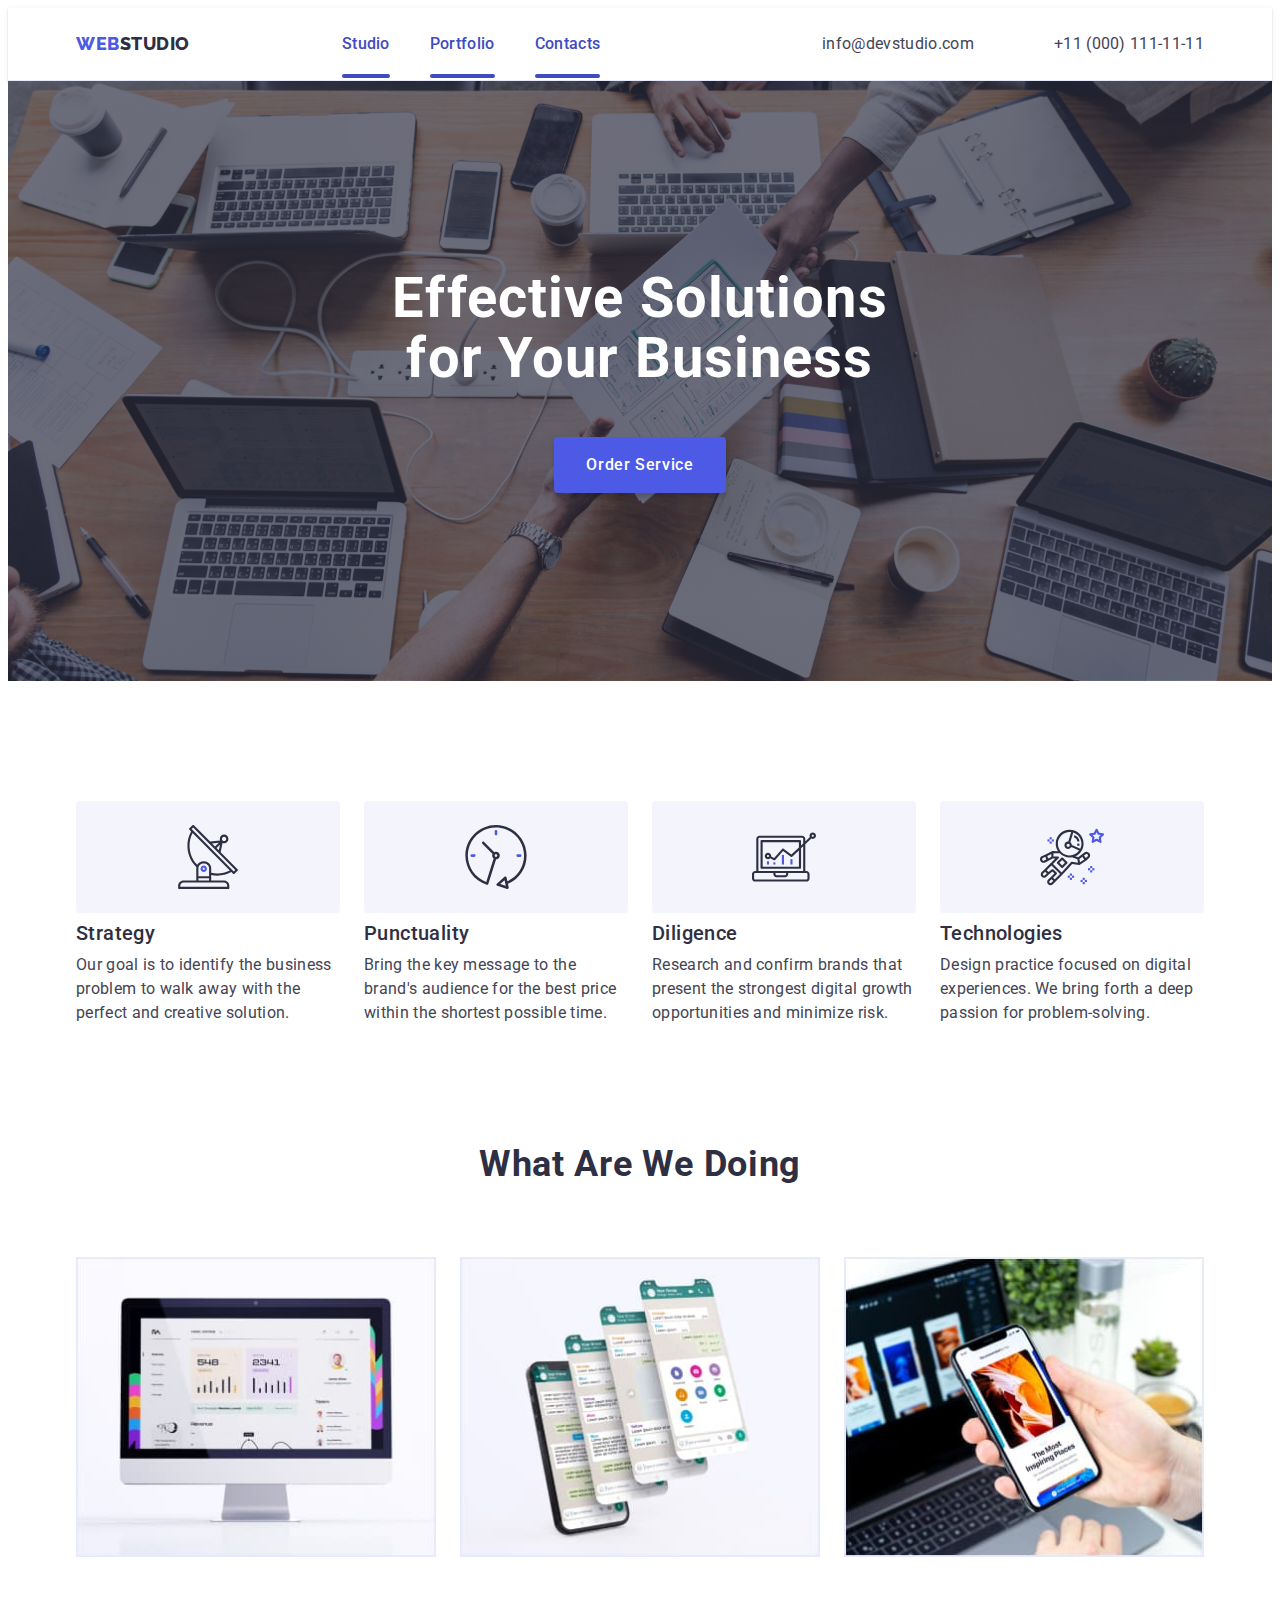
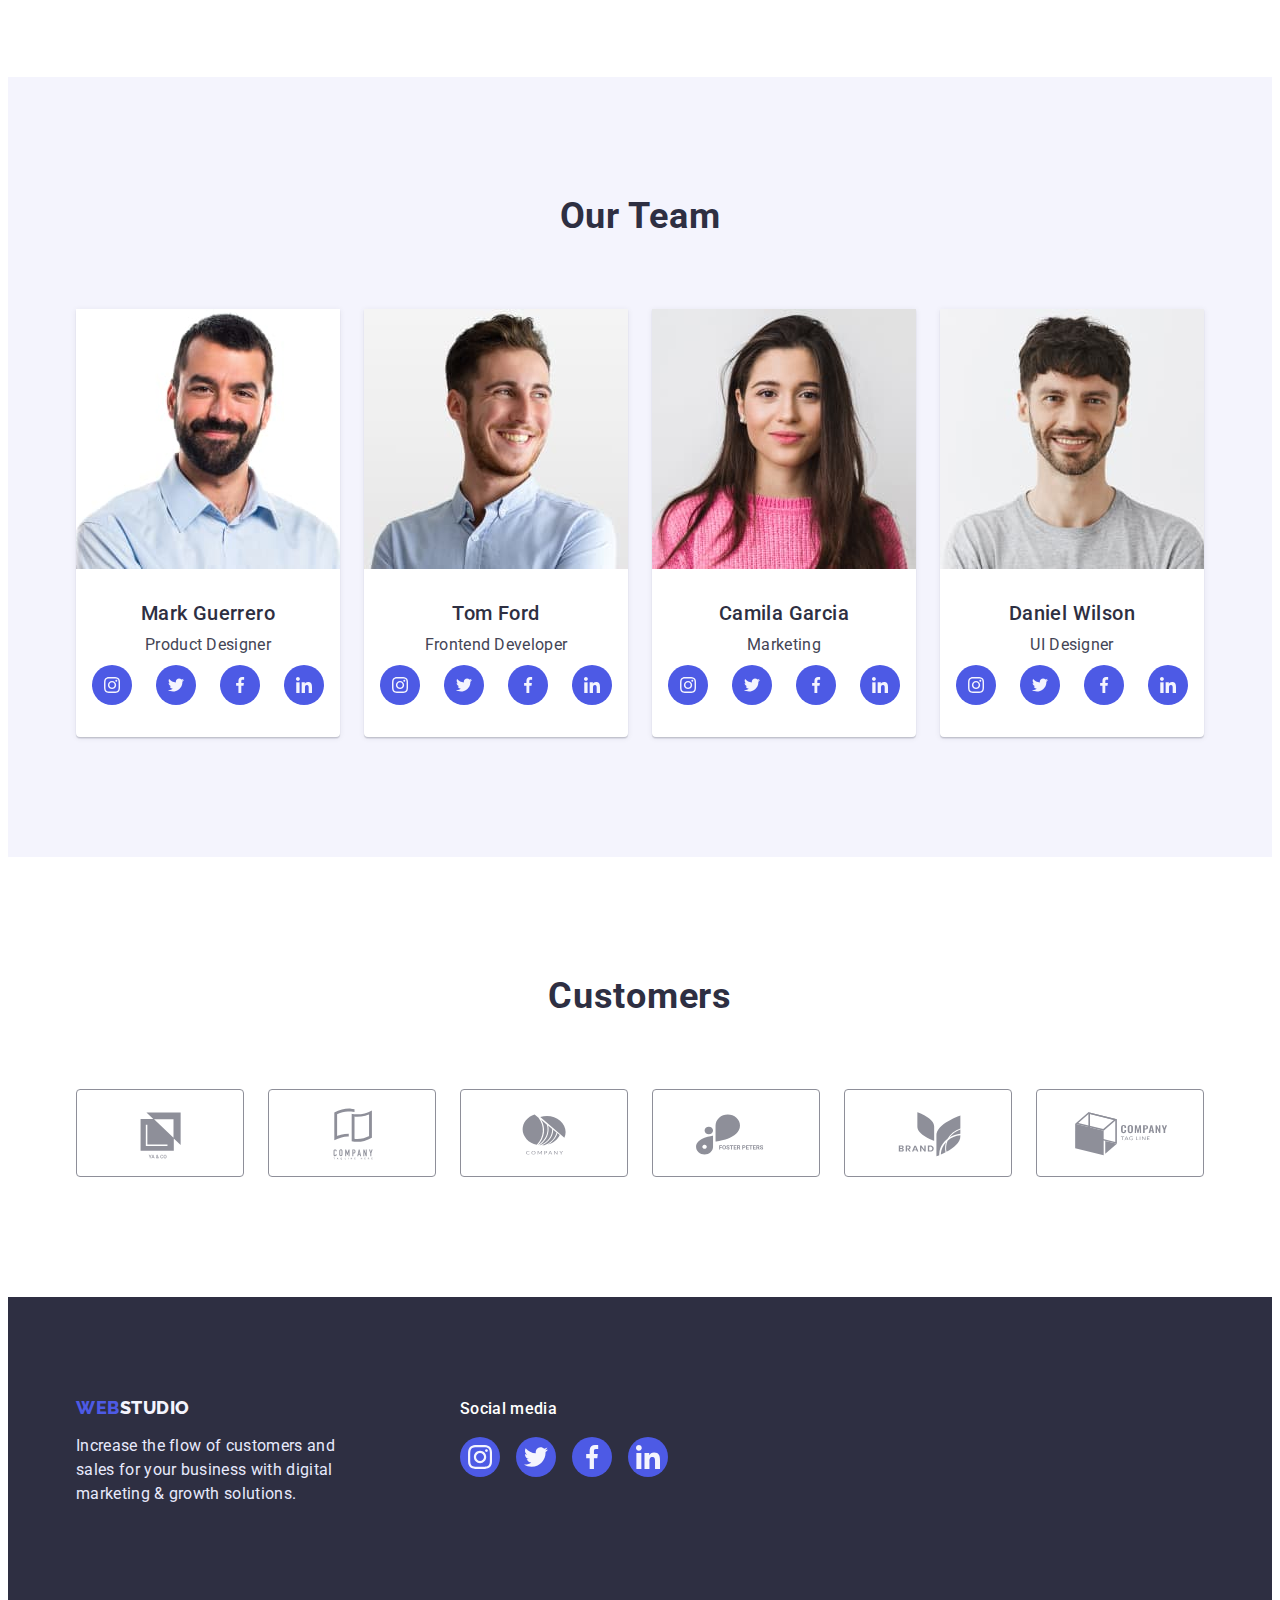
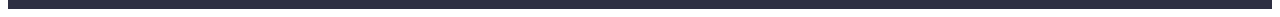
<file: index.html>
<!DOCTYPE html>
<html lang="en">
  <head>
    <meta charset="UTF-8" />
    <meta http-equiv="X-UA-Compatible" content="IE=edge" />
    <meta name="viewport" content="width=device-width, initial-scale=1.0" />
    <title>WebStudio</title>
    <link rel="preconnect" href="https://fonts.googleapis.com" />
    <link rel="preconnect" href="https://fonts.gstatic.com" crossorigin />
    <link
      href="https://fonts.googleapis.com/css2?family=Roboto:wght@400;500;600;700&display=swap"
      rel="stylesheet"
    />
    <link rel="preconnect" href="https://fonts.googleapis.com" />
    <link rel="preconnect" href="https://fonts.gstatic.com" crossorigin />
    <link
      href="https://fonts.googleapis.com/css2?family=Raleway:wght@800&family=Roboto:wght@400;500;700&display=swap"
      rel="stylesheet"
    />
    <link
      rel="stylesheet"
      href="https://cdnjs.cloudflare.com/ajax/libs/modern-normalize/1.1.0/modern-normalize.min.css"
      integrity="sha512-wpPYUAdjBVSE4KJnH1VR1HeZfpl1ub8YT/NKx4PuQ5NmX2tKuGu6U/JRp5y+Y8XG2tV+wKQpNHVUX03MfMFn9Q=="
      crossorigin="anonymous"
      referrerpolicy="no-referrer"
    />
    <link rel="stylesheet" href="./css/styles.css" />
  </head>

  <body>
    <!-- header -->
    <header class="header">
      <div class="container header-container">
        <nav class="header-navigation">
          <a class="logo link" href="./index.html"
            >WEB <span class="logo-up-studio">Studio</span>
          </a>
          <ul class="header-list list">
            <li class="header-nav-item">
              <a class="header-nav-link link" href="./index.html">Studio </a>
            </li>
            <li class="header-nav-item">
              <a class="header-nav-link link" href="./portfolio.html"
                >Portfolio</a
              >
            </li>
            <li class="header-nav-item">
              <a class="header-nav-link link" href="">Contacts</a>
            </li>
          </ul>
        </nav>

        <address class="header-address">
          <ul class="header-list list">
            <li class="header-adrs-item">
              <a class="header-adrs-link link" href="mailto:info@devstudio.com"
                >info@devstudio.com</a
              >
            </li>
            <li class="header-adrs-item">
              <a class="header-adrs-link link" href="tel:+110001111111"
                >+11 (000) 111-11-11</a
              >
            </li>
          </ul>
        </address>
      </div>
    </header>

    <main>
      <!-- hero image -->
      <section class="hero hero-dark-bg">
        <div class="container hero-container">
          <h1 class="hero-header">Effective Solutions for Your Business</h1>
          <button class="hero-button" type="button" data-modal-open>
            Order Service
          </button>
        </div>
      </section>

      <!-- section 1 -->
      <section class="section" id="section-first">
        <div class="first-container container">
          <h2 hidden class="first-head">Section 1</h2>
          <ul class="first-list list">
            <li class="first-item">
              <div class="svg-item">
                <svg width="64" height="64">
                  <use href="./images/icons.svg#icon-antenna-1"></use>
                </svg>
              </div>
              <h3 class="first-header">Strategy</h3>
              <p class="first-par">
                Our goal is to identify the business problem to walk away with
                the perfect and creative solution.
              </p>
            </li>
            <li class="first-item">
              <div class="svg-item">
                <svg width="64" height="64">
                  <use href="./images/icons.svg#icon-clock-1"></use>
                </svg>
              </div>
              <h3 class="first-header">Punctuality</h3>
              <p class="first-par">
                Bring the key message to the brand's audience for the best price
                within the shortest possible time.
              </p>
            </li>
            <li class="first-item">
              <div class="svg-item">
                <svg width="64" height="64">
                  <use href="./images/icons.svg#icon-diagram-1"></use>
                </svg>
              </div>
              <h3 class="first-header">Diligence</h3>
              <p class="first-par">
                Research and confirm brands that present the strongest digital
                growth opportunities and minimize risk.
              </p>
            </li>
            <li class="first-item">
              <div class="svg-item">
                <svg width="64" height="64">
                  <use href="./images/icons.svg#icon-astronaut-1"></use>
                </svg>
              </div>
              <h3 class="first-header">Technologies</h3>
              <p class="first-par">
                Design practice focused on digital experiences. We bring forth a
                deep passion for problem-solving.
              </p>
            </li>
          </ul>
        </div>
      </section>

      <!-- section 2 -->
      <section class="section" id="section-second">
        <div class="container">
          <h2 class="second-head">What are we doing</h2>
          <ul class="second-list list">
            <li class="second-item">
              <img
                class="second-img"
                src="./images/image-3.jpg"
                alt="img-1"
                width="360"
                height="300"
              />
            </li>
            <li class="second-item">
              <img
                class="second-img"
                src="./images/image-2.jpg"
                alt="img-2"
                width="360"
                height="300"
              />
            </li>
            <li class="second-item">
              <img
                class="second-img"
                src="./images/image-1.jpg"
                alt="img-3"
                width="360"
                height="300"
              />
            </li>
          </ul>
        </div>
      </section>

      <!-- section 3 -->
      <section class="section" id="section-third">
        <div class="container">
          <h2 class="third-head">Our Team</h2>
          <ul class="third-list list">
            <li class="third-item">
              <img
                class="third-img"
                src="./images/img-4.jpg"
                alt="Mark Guerrero. Product Designer"
                width="264"
                height="260"
              />
              <div class="third-text">
                <h3 class="third-header">Mark Guerrero</h3>
                <p class="third-par">Product Designer</p>
                <!-- social list-->
                <ul class="social-list list">
                  <li class="social-list-item">
                    <a href="#" class="social-list-link">
                      <svg class="social-list-icon" width="16" height="16">
                        <use href="./images/icons.svg#icon-instagram-2"></use>
                      </svg>
                    </a>
                  </li>
                  <li class="social-list-item">
                    <a href="#" class="social-list-link">
                      <svg class="social-list-icon" width="16" height="16">
                        <use href="./images/icons.svg#icon-twitter-1"></use>
                      </svg>
                    </a>
                  </li>
                  <li class="social-list-item">
                    <a href="#" class="social-list-link">
                      <svg class="social-list-icon" width="16" height="16">
                        <use href="./images/icons.svg#icon-facebook-1"></use>
                      </svg>
                    </a>
                  </li>
                  <li class="social-list-item">
                    <a href="#" class="social-list-link">
                      <svg class="social-list-icon" width="16" height="16">
                        <use href="./images/icons.svg#icon-linkedin-1"></use>
                      </svg>
                    </a>
                  </li>
                </ul>
              </div>
            </li>

            <li class="third-item">
              <img
                class="third-img"
                src="./images/img-3.jpg"
                alt="Tom Ford. Frontend Developer"
                width="264"
                height="260"
              />
              <div class="third-text">
                <h3 class="third-header">Tom Ford</h3>
                <p class="third-par">Frontend Developer</p>
                <!-- social list-->
                <ul class="social-list list">
                  <li class="social-list-item">
                    <a href="#" class="social-list-link">
                      <svg class="social-list-icon" width="16px" height="16px">
                        <use href="./images/icons.svg#icon-instagram-2"></use>
                      </svg>
                    </a>
                  </li>
                  <li class="social-list-item">
                    <a href="#" class="social-list-link">
                      <svg class="social-list-icon" width="16px" height="16px">
                        <use href="./images/icons.svg#icon-twitter-1"></use>
                      </svg>
                    </a>
                  </li>
                  <li class="social-list-item">
                    <a href="#" class="social-list-link">
                      <svg class="social-list-icon" width="16px" height="16px">
                        <use href="./images/icons.svg#icon-facebook-1"></use>
                      </svg>
                    </a>
                  </li>
                  <li class="social-list-item">
                    <a href="#" class="social-list-link">
                      <svg class="social-list-icon" width="16px" height="16px">
                        <use href="./images/icons.svg#icon-linkedin-1"></use>
                      </svg>
                    </a>
                  </li>
                </ul>
              </div>
            </li>

            <li class="third-item">
              <img
                class="third-img"
                src="./images/img-2.jpg"
                alt="Camila Garcia. Marketing"
                width="264"
                height="260"
              />
              <div class="third-text">
                <h3 class="third-header">Camila Garcia</h3>
                <p class="third-par">Marketing</p>
                <!-- social list-->
                <ul class="social-list list">
                  <li class="social-list-item">
                    <a href="#" class="social-list-link">
                      <svg class="social-list-icon" width="16px" height="16px">
                        <use href="./images/icons.svg#icon-instagram-2"></use>
                      </svg>
                    </a>
                  </li>
                  <li class="social-list-item">
                    <a href="#" class="social-list-link">
                      <svg class="social-list-icon" width="16px" height="16px">
                        <use href="./images/icons.svg#icon-twitter-1"></use>
                      </svg>
                    </a>
                  </li>
                  <li class="social-list-item">
                    <a href="#" class="social-list-link">
                      <svg class="social-list-icon" width="16px" height="16px">
                        <use href="./images/icons.svg#icon-facebook-1"></use>
                      </svg>
                    </a>
                  </li>
                  <li class="social-list-item">
                    <a href="#" class="social-list-link">
                      <svg class="social-list-icon" width="16px" height="16px">
                        <use href="./images/icons.svg#icon-linkedin-1"></use>
                      </svg>
                    </a>
                  </li>
                </ul>
              </div>
            </li>

            <li class="third-item">
              <img
                class="third-img"
                src="./images/img-1.jpg"
                alt="Daniel Wilson. UI Designer"
                width="264"
                height="260"
              />
              <div class="third-text">
                <h3 class="third-header">Daniel Wilson</h3>
                <p class="third-par">UI Designer</p>
                <!-- social list-->
                <ul class="social-list list">
                  <li class="social-list-item">
                    <a href="#" class="social-list-link">
                      <svg class="social-list-icon" width="16px" height="16px">
                        <use href="./images/icons.svg#icon-instagram-2"></use>
                      </svg>
                    </a>
                  </li>
                  <li class="social-list-item">
                    <a href="#" class="social-list-link">
                      <svg class="social-list-icon" width="16px" height="16px">
                        <use href="./images/icons.svg#icon-twitter-1"></use>
                      </svg>
                    </a>
                  </li>
                  <li class="social-list-item">
                    <a href="#" class="social-list-link">
                      <svg class="social-list-icon" width="16px" height="16px">
                        <use href="./images/icons.svg#icon-facebook-1"></use>
                      </svg>
                    </a>
                  </li>
                  <li class="social-list-item">
                    <a href="#" class="social-list-link">
                      <svg class="social-list-icon" width="16px" height="16px">
                        <use href="./images/icons.svg#icon-linkedin-1"></use>
                      </svg>
                    </a>
                  </li>
                </ul>
              </div>
            </li>
          </ul>
        </div>
      </section>

      <!-- section 4 -->
      <section class="section" id="section-fourth">
        <div class="container">
          <h2 class="fourth-head">Customers</h2>
          <ul class="fourth-list list">
            <li class="fourth-item">
              <a href="#" class="fourth-link link">
                <svg class="fourth-svgs" width="104" height="56">
                  <use
                    class="fourth-logo"
                    href="./images/icons.svg#icon-Client-1"
                  ></use>
                </svg>
              </a>
            </li>
            <li class="fourth-item">
              <a href="#" class="fourth-link link">
                <svg class="fourth-svgs" width="104" height="56">
                  <use
                    class="fourth-logo"
                    href="./images/icons.svg#icon-Client-2"
                  ></use>
                </svg>
              </a>
            </li>
            <li class="fourth-item">
              <a href="#" class="fourth-link link">
                <svg class="fourth-svgs" width="104" height="56">
                  <use
                    class="fourth-logo"
                    href="./images/icons.svg#icon-Client-3"
                  ></use>
                </svg>
              </a>
            </li>
            <li class="fourth-item">
              <a href="#" class="fourth-link link">
                <svg class="fourth-svgs" width="104" height="56">
                  <use
                    class="fourth-logo"
                    href="./images/icons.svg#icon-Client-4"
                  ></use>
                </svg>
              </a>
            </li>
            <li class="fourth-item">
              <a href="#" class="fourth-link link">
                <svg class="fourth-svgs" width="104" height="56">
                  <use
                    class="fourth-logo"
                    href="./images/icons.svg#icon-Client-5"
                  ></use>
                </svg>
              </a>
            </li>
            <li class="fourth-item">
              <a href="#" class="fourth-link link">
                <svg class="fourth-svgs" width="104" height="56">
                  <use
                    class="fourth-logo"
                    href="./images/icons.svg#icon-Client-6"
                  ></use>
                </svg>
              </a>
            </li>
          </ul>
        </div>
      </section>
    </main>

    <!-- footer -->
    <footer class="footer">
      <div class="footer-container container">
        <div class="footer-div">
          <a class="logo link footer-logo" href="./index.html"
            >WEB <span class="logo-down-studio">Studio</span>
          </a>
          <p class="footer-par">
            Increase the flow of customers and sales for your business with
            digital marketing & growth solutions.
          </p>
        </div>

        <div class="footer-soc">
          <p class="soc-text">Social media</p>
          <ul class="footer-social-list list">
            <li class="footer-social-item">
              <a href="#" class="footer-social-link">
                <svg class="footer-social-icon" width="24" height="24">
                  <use href="./images/icons.svg#icon-instagram-2"></use>
                </svg>
              </a>
            </li>
            <li class="footer-social-item">
              <a href="#" class="footer-social-link">
                <svg class="footer-social-icon" width="24" height="24">
                  <use href="./images/icons.svg#icon-twitter-1"></use>
                </svg>
              </a>
            </li>
            <li class="footer-social-item">
              <a href="#" class="footer-social-link">
                <svg class="footer-social-icon" width="24" height="24">
                  <use href="./images/icons.svg#icon-facebook-1"></use>
                </svg>
              </a>
            </li>
            <li class="footer-social-item">
              <a href="#" class="footer-social-link">
                <svg class="footer-social-icon" width="24" height="24">
                  <use href="./images/icons.svg#icon-linkedin-1"></use>
                </svg>
              </a>
            </li>
          </ul>
        </div>
      </div>
    </footer>
    <!-- MODAL -->
    <div data-modal class="backdrop is-hidden">
      <div class="modal">
        <button type="button" class="modal-close-btn" data-modal-close>
          <svg class="modal-icon" width="8" height="8">
            <use href="./images/icons.svg#icon-Vector"></use>
          </svg>
        </button>
      </div>
    </div>
    <script src="./js/modal.js"></script>
  </body>
</html>
</file>
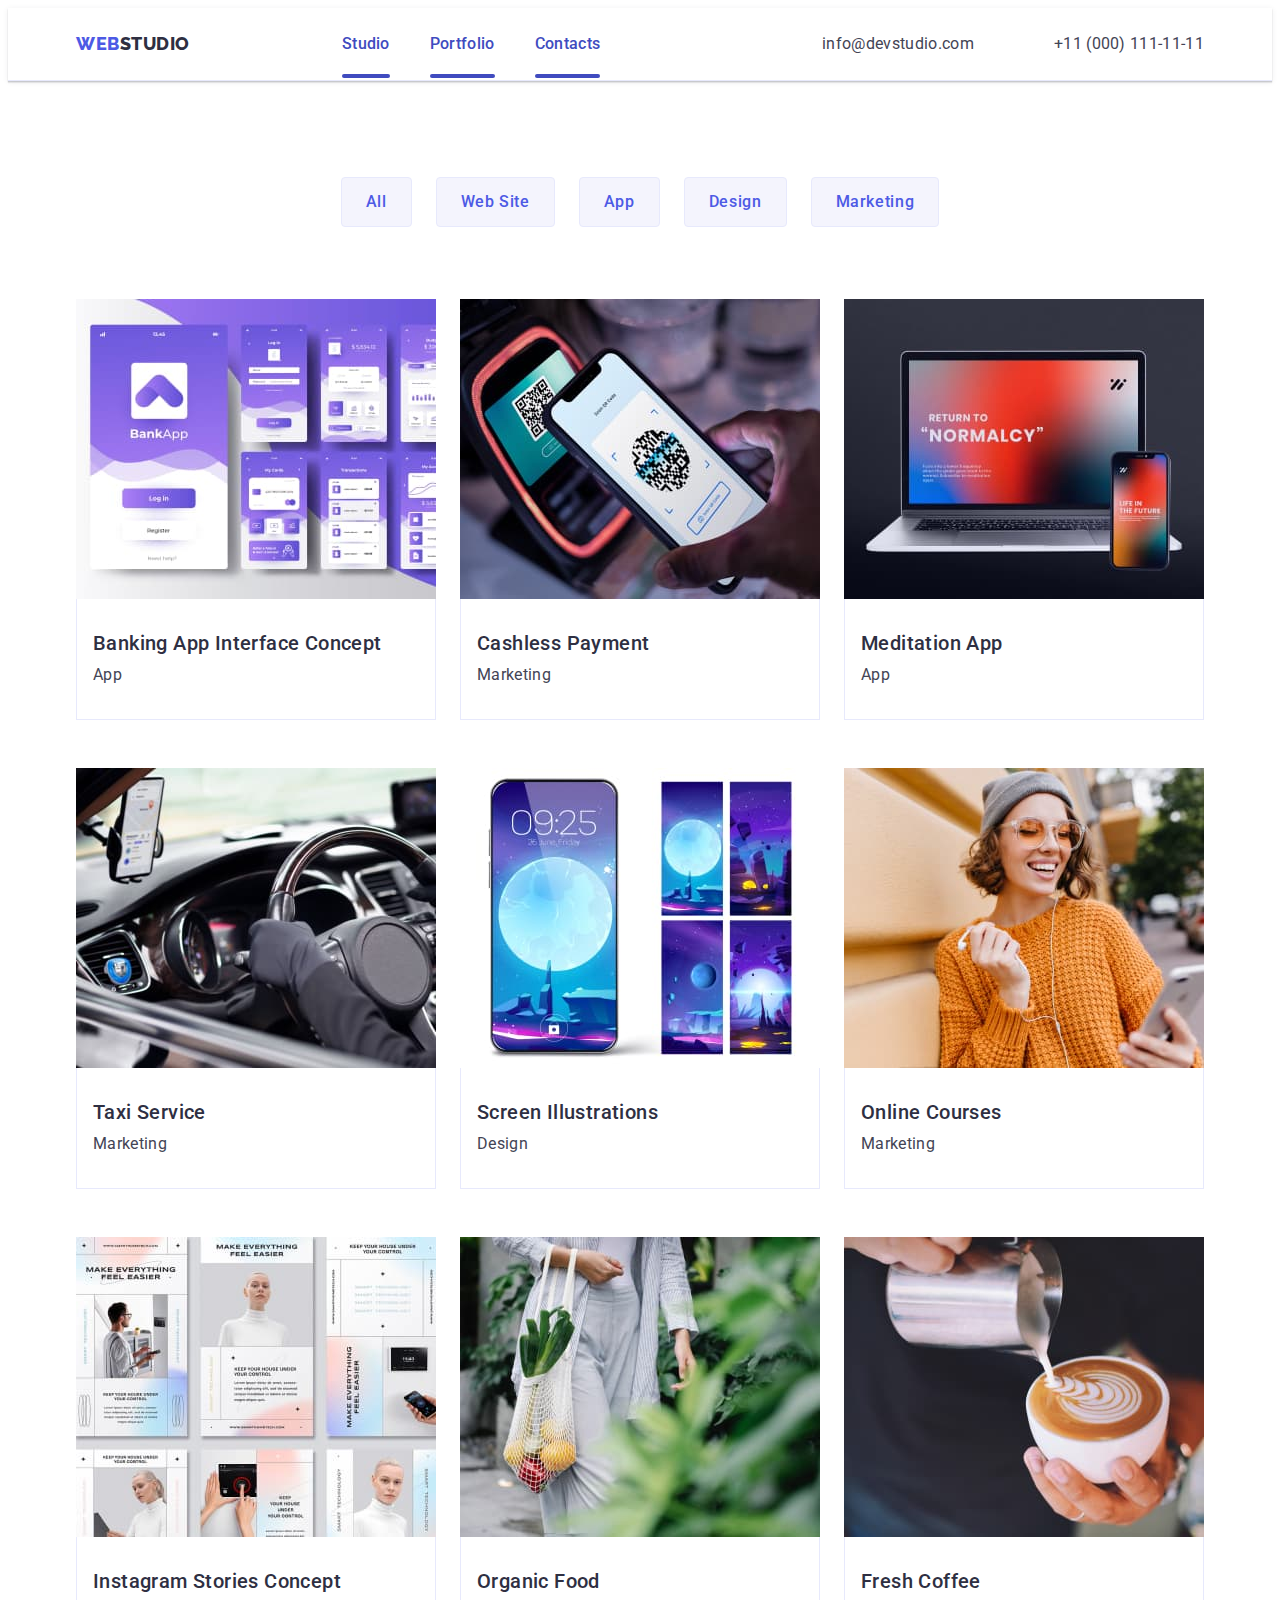
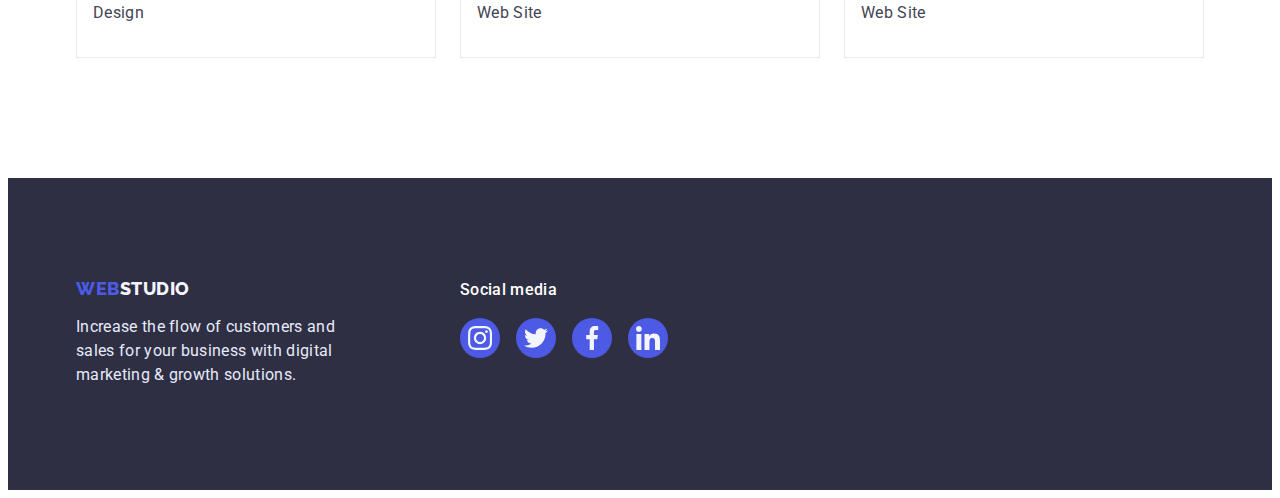
<file: portfolio.html>
<!DOCTYPE html>
<html lang="en">
  <head>
    <meta charset="UTF-8" />
    <meta http-equiv="X-UA-Compatible" content="IE=edge" />
    <meta name="viewport" content="width=device-width, initial-scale=1.0" />
    <title>WebStudio</title>
    <link rel="preconnect" href="https://fonts.googleapis.com" />
    <link rel="preconnect" href="https://fonts.gstatic.com" crossorigin />
    <link
      href="https://fonts.googleapis.com/css2?family=Roboto:wght@400;500;600;700&display=swap"
      rel="stylesheet"
    />
    <link rel="preconnect" href="https://fonts.googleapis.com" />
    <link rel="preconnect" href="https://fonts.gstatic.com" crossorigin />
    <link
      href="https://fonts.googleapis.com/css2?family=Raleway:wght@800&family=Roboto:wght@400;500;700&display=swap"
      rel="stylesheet"
    />
    <link
      rel="stylesheet"
      href="https://cdnjs.cloudflare.com/ajax/libs/modern-normalize/1.1.0/modern-normalize.min.css"
      integrity="sha512-wpPYUAdjBVSE4KJnH1VR1HeZfpl1ub8YT/NKx4PuQ5NmX2tKuGu6U/JRp5y+Y8XG2tV+wKQpNHVUX03MfMFn9Q=="
      crossorigin="anonymous"
      referrerpolicy="no-referrer"
    />
    <link rel="stylesheet" href="./css/styles.css" />
  </head>

  <body>
    <!-- header -->
    <header class="header">
      <div class="container header-container">
        <nav class="header-navigation">
          <a class="logo link" href="./index.html"
            >WEB <span class="logo-up-studio">Studio</span>
          </a>
          <ul class="header-list list">
            <li class="header-nav-item">
              <a class="header-nav-link link" href="./index.html">Studio</a>
            </li>
            <li class="header-nav-item">
              <a class="header-nav-link link" href="./portfolio.html"
                >Portfolio</a
              >
            </li>
            <li class="header-nav-item">
              <a class="header-nav-link link" href="">Contacts</a>
            </li>
          </ul>
        </nav>

        <address class="header-address">
          <ul class="header-list list">
            <li class="header-adrs-item">
              <a class="header-adrs-link link" href="mailto:info@devstudio.com"
                >info@devstudio.com</a
              >
            </li>
            <li class="header-adrs-item">
              <a class="header-adrs-link link" href="tel:+110001111111"
                >+11 (000) 111-11-11</a
              >
            </li>
          </ul>
        </address>
      </div>
    </header>

    <!-- main part -->
    <main>
      <!-- filter -->
      <section class="filter">
        <div class="container">
          <h1 hidden>Filter</h1>
          <ul class="filter-list list">
            <li><button class="filter-item" type="button">All</button></li>
            <li><button class="filter-item" type="button">Web Site</button></li>
            <li><button class="filter-item" type="button">App</button></li>
            <li><button class="filter-item" type="button">Design</button></li>
            <li>
              <button class="filter-item" type="button">Marketing</button>
            </li>
          </ul>

          <!-- projects -->
          <ul class="project-list list">
            <li class="project-item">
              <a class="project-link link" href="">
                <div class="project-wrapper">
                  <img
                    src="./images/portfolio-9.jpg"
                    alt="Banking App Interface Concept"
                    width="360"
                    height="300"
                  />
                  <p class="overlay">
                    14 Stylish and User-Friendly App Design Concepts · Task
                    Manager App · Calorie Tracker App · Exotic Fruit Ecommerce
                    App · Cloud Storage App
                  </p>
                </div>

                <div class="project-div">
                  <h2 class="project-head">Banking App Interface Concept</h2>
                  <p class="project-text">App</p>
                </div>
              </a>
            </li>

            <li class="project-item">
              <a href="" class="project-link link">
                <div class="project-wrapper">
                  <img
                    src="./images/portfolio-8.jpg"
                    alt="Cashless Payment"
                    width="360"
                    height="300"
                  />
                  <p class="overlay">
                    14 Stylish and User-Friendly App Design Concepts · Task
                    Manager App · Calorie Tracker App · Exotic Fruit Ecommerce
                    App · Cloud Storage App
                  </p>
                </div>

                <div class="project-div">
                  <h2 class="project-head">Cashless Payment</h2>
                  <p class="project-text">Marketing</p>
                </div>
              </a>
            </li>

            <li class="project-item">
              <a class="project-link link" href="">
                <div class="project-wrapper">
                  <img
                    src="./images/portfolio-7.jpg"
                    alt="Meditaion App"
                    width="360"
                    height="300"
                  />
                  <p class="overlay">
                    14 Stylish and User-Friendly App Design Concepts · Task
                    Manager App · Calorie Tracker App · Exotic Fruit Ecommerce
                    App · Cloud Storage App
                  </p>
                </div>
                <div class="project-div">
                  <h2 class="project-head">Meditation App</h2>
                  <p class="project-text">App</p>
                </div>
              </a>
            </li>

            <li class="project-item">
              <a class="project-link link" href="">
                <div class="project-wrapper">
                  <img
                    src="./images/portfolio-6.jpg"
                    alt="Taxi Service"
                    width="360"
                    height="300"
                  />
                  <p class="overlay">
                    14 Stylish and User-Friendly App Design Concepts · Task
                    Manager App · Calorie Tracker App · Exotic Fruit Ecommerce
                    App · Cloud Storage App
                  </p>
                </div>
                <div class="project-div">
                  <h2 class="project-head">Taxi Service</h2>
                  <p class="project-text">Marketing</p>
                </div>
              </a>
            </li>

            <li class="project-item">
              <a class="project-link link" href="">
                <div class="project-wrapper">
                  <img
                    src="./images/portfolio-5.jpg"
                    alt="Screen Illustrations"
                    width="360"
                    height="300"
                  />
                  <p class="overlay">
                    14 Stylish and User-Friendly App Design Concepts · Task
                    Manager App · Calorie Tracker App · Exotic Fruit Ecommerce
                    App · Cloud Storage App
                  </p>
                </div>
                <div class="project-div">
                  <h2 class="project-head">Screen Illustrations</h2>
                  <p class="project-text">Design</p>
                </div>
              </a>
            </li>
            <li class="project-item">
              <a class="project-link link" href="">
                <div class="project-wrapper">
                  <img
                    src="./images/portfolio-4.jpg"
                    alt="Online Courses"
                    width="360"
                    height="300"
                  />
                  <p class="overlay">
                    14 Stylish and User-Friendly App Design Concepts · Task
                    Manager App · Calorie Tracker App · Exotic Fruit Ecommerce
                    App · Cloud Storage App
                  </p>
                </div>
                <div class="project-div">
                  <h2 class="project-head">Online Courses</h2>
                  <p class="project-text">Marketing</p>
                </div>
              </a>
            </li>
            <li class="project-item">
              <a class="project-link link" href="">
                <div class="project-wrapper">
                  <img
                    src="./images/portfolio-3.jpg"
                    alt="Instagram Stories Concept"
                    width="360"
                    height="300"
                  />
                  <p class="overlay">
                    14 Stylish and User-Friendly App Design Concepts · Task
                    Manager App · Calorie Tracker App · Exotic Fruit Ecommerce
                    App · Cloud Storage App
                  </p>
                </div>
                <div class="project-div">
                  <h2 class="project-head">Instagram Stories Concept</h2>
                  <p class="project-text">Design</p>
                </div>
              </a>
            </li>
            <li class="project-item">
              <a class="project-link link" href="">
                <div class="project-wrapper">
                  <img
                    src="./images/portfolio-2.jpg"
                    alt="Organic Food"
                    width="360"
                    height="300"
                  />
                  <p class="overlay">
                    14 Stylish and User-Friendly App Design Concepts · Task
                    Manager App · Calorie Tracker App · Exotic Fruit Ecommerce
                    App · Cloud Storage App
                  </p>
                </div>
                <div class="project-div">
                  <h2 class="project-head">Organic Food</h2>
                  <p class="project-text">Web Site</p>
                </div>
              </a>
            </li>

            <li class="project-item">
              <a class="project-link link" href="">
                <div class="project-wrapper">
                  <img
                    src="./images/portfolio-1.jpg"
                    alt="Fresh Coffee"
                    width="360"
                    height="300"
                  />
                  <p class="overlay">
                    14 Stylish and User-Friendly App Design Concepts · Task
                    Manager App · Calorie Tracker App · Exotic Fruit Ecommerce
                    App · Cloud Storage App
                  </p>
                </div>
                <div class="project-div">
                  <h2 class="project-head">Fresh Coffee</h2>
                  <p class="project-text">Web Site</p>
                </div>
              </a>
            </li>
          </ul>
        </div>
      </section>
    </main>

    <!-- footer -->
    <footer class="footer">
      <div class="footer-container container">
        <div class="footer-div">
          <a class="logo link footer-logo" href="./index.html"
            >WEB <span class="logo-down-studio">Studio</span>
          </a>
          <p class="footer-par">
            Increase the flow of customers and sales for your business with
            digital marketing & growth solutions.
          </p>
        </div>

        <div class="footer-soc">
          <p class="soc-text">Social media</p>
          <ul class="footer-social-list list">
            <li class="footer-social-item">
              <a href="#" class="footer-social-link">
                <svg class="footer-social-icon" width="24" height="24">
                  <use href="./images/icons.svg#icon-instagram-2"></use>
                </svg>
              </a>
            </li>
            <li class="footer-social-item">
              <a href="#" class="footer-social-link">
                <svg class="footer-social-icon" width="24" height="24">
                  <use href="./images/icons.svg#icon-twitter-1"></use>
                </svg>
              </a>
            </li>
            <li class="footer-social-item">
              <a href="#" class="footer-social-link">
                <svg class="footer-social-icon" width="24" height="24">
                  <use href="./images/icons.svg#icon-facebook-1"></use>
                </svg>
              </a>
            </li>
            <li class="footer-social-item">
              <a href="#" class="footer-social-link">
                <svg class="footer-social-icon" width="24" height="24">
                  <use href="./images/icons.svg#icon-linkedin-1"></use>
                </svg>
              </a>
            </li>
          </ul>
        </div>
      </div>
    </footer>
  </body>
</html>
</file>
<file: css/styles.css>
* {
  box-sizing: border-box;
}

:root {
}

p,
h1,
h2,
h3,
h4,
h5,
h6 {
  margin: 0;
}

ul {
  margin: 0;
  padding-left: 0;
}

button {
  cursor: pointer;
}

address {
  font-style: normal;
}

img {
  display: block;
}

body {
  font-family: "Roboto", sans-serif;
  color: #434455;
  background-color: #ffffff;
}

.container {
  width: 1158px;
  padding-left: 15px;
  padding-right: 15px;
  margin: 0 auto;
}

.section {
  padding-top: 120px;
  padding-bottom: 120px;
}

/* Studio */
/* -------------HEADER------------- */

.header {
  display: flex;
  border-bottom: 1px solid #e7e9fc;
  box-shadow: 0px 2px 1px rgba(46, 47, 66, 0.08),
    0px 1px 1px rgba(46, 47, 66, 0.16), 0px 1px 6px rgba(46, 47, 66, 0.08);
}

.header-navigation {
  display: flex;
  align-items: center;
  margin-right: auto;
}

.header-container {
  display: flex;
  align-items: center;
}

.logo {
  font-family: "Raleway", sans-serif;
  font-style: normal;
  font-weight: 800;
  font-size: 18px;
  line-height: 1.17;
  display: flex;
  align-items: center;
  letter-spacing: 0.03em;
  text-transform: uppercase;
  color: #4d5ae5;
  margin-right: 76px;
}

.logo-up-studio {
  font-family: "Raleway", sans-serif;
  font-style: normal;
  font-weight: 800;
  font-size: 18px;
  line-height: 1.17;
  display: flex;
  align-items: center;
  letter-spacing: 0.03em;
  text-transform: uppercase;
  color: #2e2f42;
  margin-right: 76px;
}

.header-list {
  height: 72px;
  gap: 40px;
  display: flex;
  align-items: center;
}

.list {
  list-style: none;
}

.link {
  text-decoration: none;
}

.header-nav-link {
  position: relative;
  font-style: normal;
  font-weight: 500;
  font-size: 16px;
  line-height: 1.5;
  letter-spacing: 0.02em;
  color: #404bbf;
  padding: 24px 0;
  transition: color 250ms cubic-bezier(0.4, 0, 0.2, 1);
}

.header-nav-link:hover,
.header-nav-link:focus {
  font-style: normal;
  font-weight: 500;
  font-size: 16px;
  line-height: 1.5;
  letter-spacing: 0.02em;
  color: #404bbf;
}

.header-nav-link::after {
  content: "";
  position: absolute;
  left: 0;
  bottom: -1px;
  width: 100%;
  height: 4px;
  margin: 0;
  background-color: #404bbf;
  border-radius: 2px;
}

.header-nav-link::after {
  content: "";
  position: absolute;
  left: 0;
  bottom: -1px;
  width: 100%;
  height: 4px;
  margin: 0;
  background-color: #404bbf;
  border-radius: 2px;
}

.header-address {
  font-style: normal;
}

.header-adrs-item {
  margin-right: 40px;
}

.header-adrs-item:last-child {
  margin-right: 0;
}

.header-adrs-link {
  font-style: normal;
  font-weight: 400;
  font-size: 16px;
  line-height: 1.5;
  letter-spacing: 0.02em;
  color: #434455;
  transition: color 250ms cubic-bezier(0.4, 0, 0.2, 1);
}

.header-adrs-link:is(:hover, :focus) {
  font-style: normal;
  font-weight: 400;
  font-size: 16px;
  line-height: 1.5;
  letter-spacing: 0.02em;
  color: #404bbf;
}

/* -----------HERO------------- */

.hero {
  max-width: 1440px;
  margin: 0 auto;
  background-image: linear-gradient(
      rgba(46, 47, 66, 0.7),
      rgba(46, 47, 66, 0.7)
    ),
    url("../images/people-office-1.jpg");
  background-repeat: no-repeat;
  background-position: center;
  background-size: cover;
}

.hero-container {
  display: flex;
  flex-direction: column;
  align-items: center;
  padding: 188px 0;
}

.hero-header {
  font-style: normal;
  max-width: 496px;
  font-size: 56px;
  line-height: 1.07;
  text-align: center;
  letter-spacing: 0.02em;
  color: #ffffff;
  /* margin-bottom: 48px; */
  padding-bottom: 48px;
  /* padding-left: 316px;
  padding-right: 316px; */
}

.hero-button {
  font-family: inherit;
  font-weight: 500;
  font-size: 16px;
  line-height: 1.5;
  min-width: 169px;
  height: 56px;
  padding: 16px 32px;
  margin-left: 478px;
  margin-right: 478px;
  letter-spacing: 0.04em;
  color: #ffffff;
  background: #4d5ae5;
  box-shadow: 0px 4px 4px rgba(0, 0, 0, 0.15);
  border: none;
  border-radius: 4px;
  cursor: pointer;
  display: block;
  transition: background-color 250ms cubic-bezier(0.4, 0, 0.2, 1);
}

.hero-button:is(:hover, :focus) {
  background-color: #404bbf;
}

/* -----------SECTION 1------------- */

#section-first {
  padding-top: 120px;
  padding-bottom: 0;
}

.svg-item {
  width: 264px;
  height: 112px;
  background: #f4f4fd;
  border-radius: 4px;
  margin-bottom: 8px;
  display: flex;
  align-items: center;
  justify-content: center;
  background-repeat: no-repeat;
  background-position: center center;
}

.first-list {
  display: flex;
  gap: 24px;
}

.first-header {
  font-style: normal;
  font-weight: 500;
  font-size: 20px;
  line-height: 1.2;
  letter-spacing: 0.02em;
  color: #2e2f42;
  margin-bottom: 8px;
}

.first-par {
  width: 264px;
  font-size: 16px;
  line-height: 1.5;
  letter-spacing: 0.02em;
  color: #434455;
}

/* -----------SECTION 2------------- */

#section-second {
  padding-bottom: 120;
}

.second-head {
  font-style: normal;
  font-size: 36px;
  line-height: 1.11;
  text-align: center;
  letter-spacing: 0.02em;
  text-transform: capitalize;
  color: #2e2f42;
  margin-bottom: 72px;
}

.second-list {
  display: flex;
  gap: 24px;
}

.second-item {
  width: calc((100% - 48px) / 3);
}

.second-img {
  padding: 0px;
  border: 1px solid #e7e9fc;
}

/* -----------SECTION 3------------- */

#section-third {
  background: #f4f4fd;
  padding-top: 120px;
}

.third-list {
  display: flex;
  justify-content: center;
  gap: 24px;
}

.third-head {
  font-style: normal;
  font-size: 36px;
  line-height: 1.11;
  text-align: center;
  letter-spacing: 0.02em;
  text-transform: capitalize;
  color: #2e2f42;
  margin-bottom: 72px;
}

.third-item {
  width: calc((100% - 72px) / 4);
  background-color: #ffffff;
  display: flex;
  flex-direction: column;
  align-items: center;
  box-shadow: 0px 1px 6px rgba(46, 47, 66, 0.08),
    0px 1px 1px rgba(46, 47, 66, 0.16), 0px 2px 1px rgba(46, 47, 66, 0.08);
  border-radius: 0px 0px 4px 4px;
}

.third-text {
  min-width: 232px;
  padding: 32px 16px;
  display: flex;
  flex-direction: column;
}

.third-header {
  font-style: normal;
  font-weight: 500;
  font-size: 20px;
  line-height: 1.2;
  text-align: center;
  letter-spacing: 0.02em;
  color: #2e2f42;
  margin-bottom: 8px;
}

.third-par {
  font-size: 16px;
  line-height: 1.5;
  text-align: center;
  letter-spacing: 0.02em;
  color: #434455;
  margin-bottom: 8px;
}

.social-list {
  height: 40px;
  display: flex;
  align-items: center;
  justify-content: center;
  gap: 24px;
}

.social-list-link {
  width: 40px;
  height: 40px;
  background-color: #4d5ae5;
  padding: 12px;
  border-radius: 50%;
  display: inline-block;
  display: flex;
  align-items: center;
  justify-content: center;
  transition: background-color 250ms cubic-bezier(0.4, 0, 0.2, 1);
}

.social-list-link:is(:hover, :focus) {
  background-color: #404bbf;
}

.social-list-icon {
  fill: #f4f4fd;
}

/* ----------SECTION 4----------- */

.fourth-head {
  font-style: normal;
  font-size: 36px;
  line-height: 1.11;
  text-align: center;
  letter-spacing: 0.02em;
  text-transform: capitalize;
  color: #2e2f42;
  margin-bottom: 72px;
}

.fourth-list {
  display: flex;
  align-items: center;
  gap: 24px;
}

.fourth-item {
  width: calc((100% - 120px) / 6);
  height: 88px;
}

.fourth-link {
  width: 100%;
  height: 100%;
  border: 1px solid #8e8f99;
  border-radius: 4px;
  display: flex;
  justify-content: center;
  align-items: center;
  color: #8e8f99;
  transition: border-color 250ms cubic-bezier(0.4, 0, 0.2, 1),
    color 250ms cubic-bezier(0.4, 0, 0.2, 1);
}

.fourth-link:is(:hover, :focus) {
  border-color: #404bbf;
  color: #404bbf;
}

.fourth-svgs {
  width: 100%;
  height: 100%;
  fill: currentColor;
}

/* -----------FOOTER------------- */

.footer {
  background: #2e2f42;
  height: 312px;
  padding: 100px 0;
  margin: 0 auto;
}

.footer-container {
  display: flex;
  align-items: baseline;
}

.footer-div {
  height: 112px;
  margin-right: 120px;
}

.footer-logo {
  margin-bottom: 16px;
}

.logo-down-studio {
  font-family: "Raleway", sans-serif;
  font-style: normal;
  font-weight: 800;
  font-size: 18px;
  line-height: 1.17;
  display: flex;
  align-items: center;
  letter-spacing: 0.03em;
  text-transform: uppercase;
  color: #f4f4fd;
}

.footer-par {
  max-width: 264px;
  font-size: 16px;
  line-height: 1.5;
  letter-spacing: 0.02em;
  color: #e7e9fc;
  margin-top: 16px;
}

.soc-text {
  font-style: normal;
  font-weight: 500;
  font-size: 16px;
  line-height: 1.5;
  letter-spacing: 0.02em;
  color: #ffffff;
  margin-bottom: 16px;
}

.footer-social-list {
  gap: 16px;
  height: 40px;
  display: flex;
  align-items: center;
}

.footer-social-item {
  width: 40px;
  height: 40px;
}

.footer-social-link {
  width: 100%;
  height: 100%;
  background-color: #4d5ae5;
  border-radius: 50%;
  padding: 8px;
  display: flex;
  align-items: center;
  justify-content: center;
  transition: background-color 250ms cubic-bezier(0.4, 0, 0.2, 1);
}

.footer-social-link:is(:hover, :focus) {
  background-color: #31d0aa;
}

.footer-social-icon {
  fill: #f4f4fd;
}

/* Portfolio */
/* -----------FILTER------------- */

.filter {
  padding: 96px 0 120px;
}

.filter-list {
  display: flex;
  flex-direction: row;
  margin-bottom: 72px;
  justify-content: center;
  gap: 24px;
}

.filter-item {
  font-family: "Roboto", sans-serif;
  font-style: normal;
  font-weight: 500;
  font-size: 16px;
  line-height: 1.5;
  display: flex;
  align-items: center;
  text-align: center;
  letter-spacing: 0.04em;
  background: #f4f4fd;
  color: #4d5ae5;
  border: 1px solid #e7e9fc;
  border-radius: 4px;
  padding: 12px 24px;
  transition: color 250ms cubic-bezier(0.4, 0, 0.2, 1),
    background-color 250ms cubic-bezier(0.4, 0, 0.2, 1),
    border-color 250ms cubic-bezier(0.4, 0, 0.2, 1),
    box-shadow 250ms cubic-bezier(0.4, 0, 0.2, 1);
}

.filter-item:is(:hover, :focus) {
  font-family: "Roboto", sans-serif;
  font-style: normal;
  font-weight: 500;
  font-size: 16px;
  line-height: 1.5;
  display: flex;
  align-items: center;
  text-align: center;
  letter-spacing: 0.04em;
  background-color: #404bbf;
  color: #ffffff;
  cursor: pointer;
  border: 1px solid transparent;
  box-shadow: 0px 3px 1px rgba(0, 0, 0, 0.1), 0px 2px 1px rgba(0, 0, 0, 0.08),
    0px 2px 2px rgba(0, 0, 0, 0.12);
}

/* -----------PROJECTS------------- */

.project-list {
  display: flex;
  flex-wrap: wrap;
  margin-top: 72px;
  column-gap: 24px;
  row-gap: 48px;
}

.project-item {
  width: calc((100% - 48px) / 3);
}

.project-link {
  display: block;
  box-shadow: none;
  transition: box-shadow 250ms cubic-bezier(0.4, 0, 0.2, 1);
}

.project-link:is(:hover, :focus) {
  box-shadow: 0px 1px 6px rgba(46, 47, 66, 0.08),
    0px 1px 1px rgba(46, 47, 66, 0.16), 0px 2px 1px rgba(46, 47, 66, 0.08);
}

.project-div {
  padding: 32px 16px;
  border: 1px solid #e7e9fc;
  border-top: none;
}

.project-head {
  font-style: normal;
  font-weight: 500;
  font-size: 20px;
  line-height: 1.2;
  letter-spacing: 0.02em;
  color: #2e2f42;
  margin-bottom: 8px;
}

.project-text {
  font-size: 16px;
  line-height: 1.5;
  letter-spacing: 0.02em;
  color: #434455;
}

/* --------ANIMATION------------ */

.project-wrapper {
  position: relative;
  overflow: hidden;
}

.overlay {
  position: absolute;
  top: 0;
  left: 0;
  width: 100%;
  height: 100%;
  padding: 40px 32px;
  background-color: #4d5ae5;
  color: #fff;
  font-style: normal;
  font-weight: 400;
  font-size: 16px;
  line-height: 1.5;
  letter-spacing: 0.02em;
  color: #f4f4fd;
  overflow: auto;
  transform: translateY(100%);
  transition: transform 250ms cubic-bezier(0.4, 0, 0.2, 1);
}

.project-link:focus .overlay {
  transform: translateY(0%);
}

.project-link:hover .overlay {
  transform: translateY(0%);
}

/* ---------BACKDROP-MODAL---------- */

.backdrop {
  position: fixed;
  top: 0;
  left: 0;
  width: 100%;
  height: 100%;
  background: rgba(46, 47, 66, 0.4);
  opacity: 1;
  visibility: visible;
  pointer-events: auto;
  transition: opacity 250ms cubic-bezier(0.4, 0, 0.2, 1),
    visibility 250ms cubic-bezier(0.4, 0, 0.2, 1);
}

.modal {
  position: absolute;
  width: 408px;
  min-height: 584px;
  top: 50%;
  left: 50%;
  transform: translate(-50%, -50%);
  background: #fcfcfc;
  box-shadow: 0px 1px 1px rgba(0, 0, 0, 0.14), 0px 1px 3px rgba(0, 0, 0, 0.12),
    0px 2px 1px rgba(0, 0, 0, 0.2);
  border-radius: 4px;
  display: flex;
  justify-content: flex-end;
  transition: transform 250ms cubic-bezier(0.4, 0, 0.2, 1);
}

.modal-close-btn {
  position: absolute;
  padding: 0;
  top: 24px;
  right: 24px;
  border: none;
  width: 24px;
  height: 24px;
  background-color: #e7e9fc;
  border: 1px solid rgba(0, 0, 0, 0.1);
  border-radius: 50%;
  display: flex;
  align-items: center;
  justify-content: center;
  transition: background-color 250ms cubic-bezier(0.4, 0, 0.2, 1),
    border 250ms cubic-bezier(0.4, 0, 0.2, 1);
}
.modal-close-btn:hover,
.modal-close-btn:focus {
  background-color: #404bbf;
  border: none;
}

.modal-close-btn:hover .modal-icon,
.modal-close-btn:focus .modal-icon {
  fill: #ffffff;
}

.modal-icon {
  fill: #2e2f42;
  border: none;
  border-radius: 50%;
  transition: fill 250ms cubic-bezier(0.4, 0, 0.2, 1);
}

.is-hidden {
  opacity: 0;
  visibility: hidden;
  pointer-events: none;
}

/* пример смены цвета при наведении на елемент
.header-link:hover{
    color: blue;
} 
пример смены цвета при зажимании елемента
.header-link:focus{
  color: blue;
}
это же, но компактнее
.header-link:is(:hover, :focus) {
  color: blue;
}

или
.header-link:hover,
.header-link:focus {
  color: blue;
}

У рядкових і рядково-блокових елементів є 
правий або, у разі зображень, нижній проміжок. 
Це не margin або padding, а буквально порожнє 
місце - особливість того, як браузер розташовує 
рядковий контент в рядку.

Проміжок рядкових елементів
Величина цього проміжку визначається розміром 
тексту найближчого предка з явно встановленим 
значенням або, якщо такий предок відсутній, 
використовується розмір шрифту браузера за 
замовчуванням - 16px. Тому у кнопок, посилань, 
спанів, полів введення та інших рядкових 
елементів за замовчуванням буде проміжок 
4px - 1/4 розміру шрифту найближчого предка.
*/
</file>
